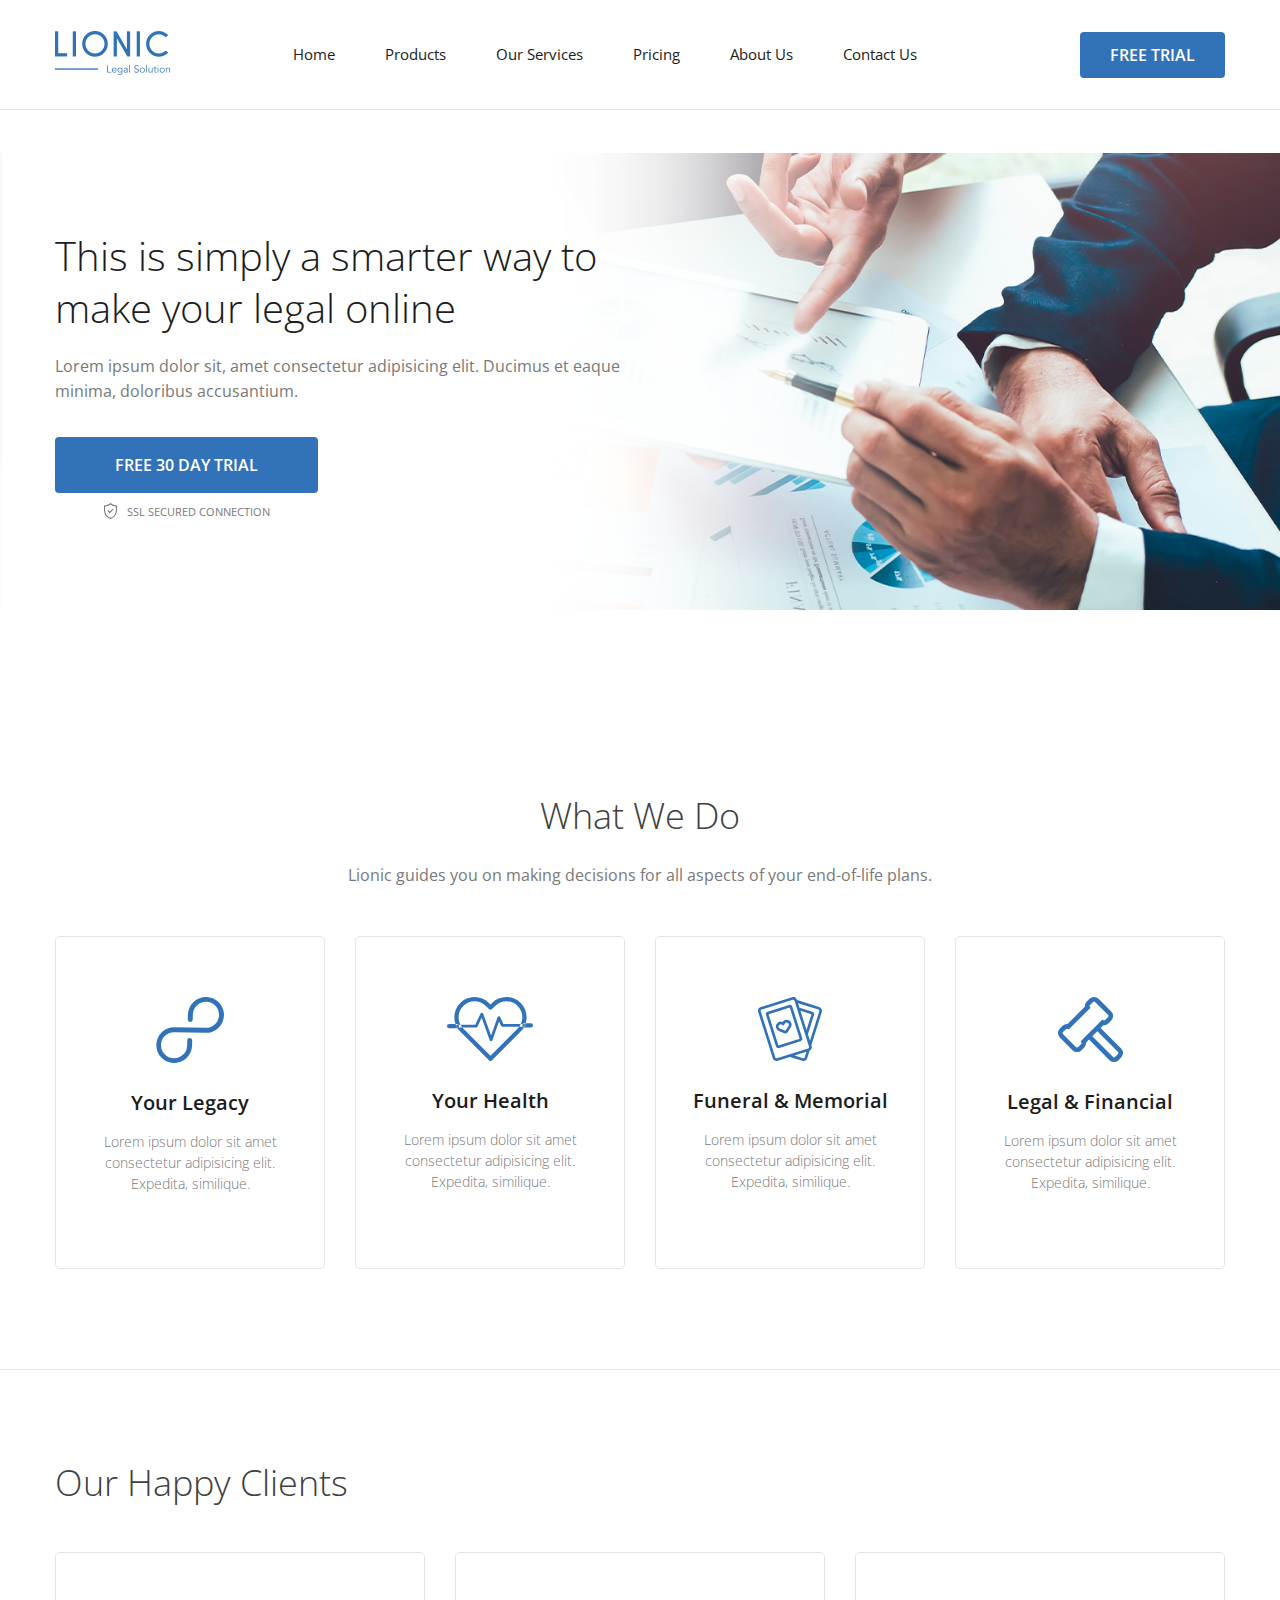
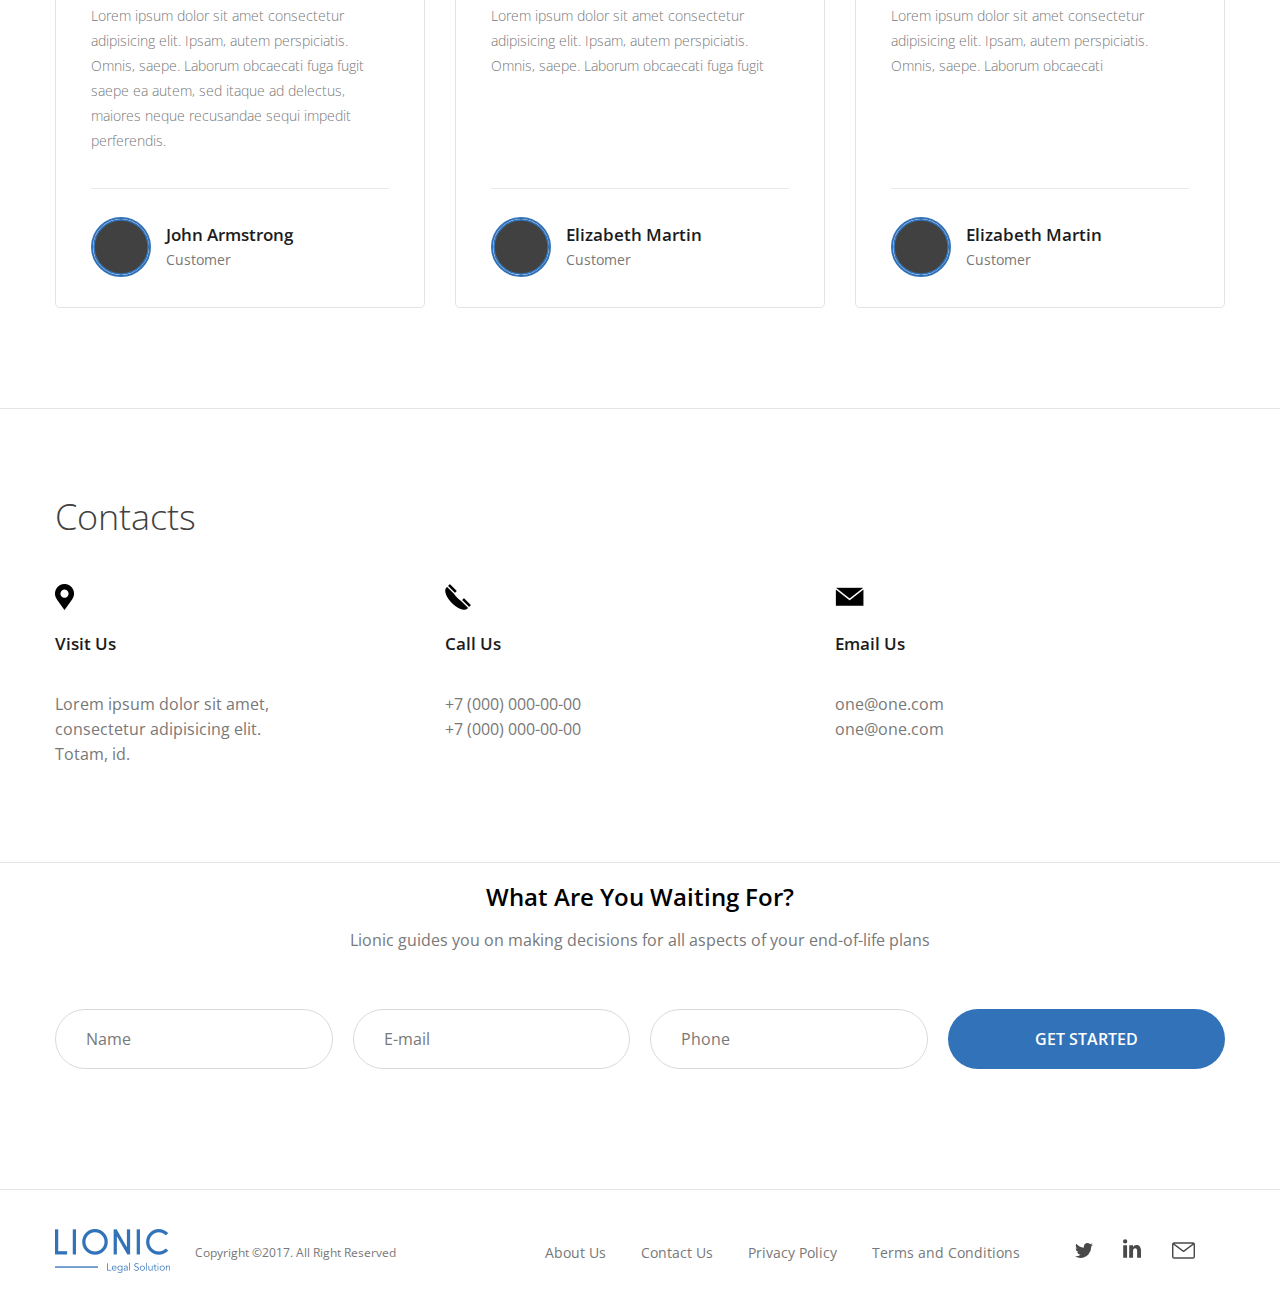
<file: index.html>
<!DOCTYPE html>
<html lang="en">

<head>
  <meta charset="UTF-8">
  <meta http-equiv="X-UA-Compatible" content="IE=edge">
  <meta name="viewport" content="width=device-width, initial-scale=1.0">
  <link rel="stylesheet" href="/css/normalize.css">
  <link rel="stylesheet" href="/css/style.css">
  <title>Lionic Legal Solutions</title>
</head>

<body>
  <header class="header">
    <div class="container header-container">
      <a href="" class="logo">
        <img src="/img/Logo.png" alt="" class="logo-img">
      </a>
      <nav class="nav">
        <ul class="nav-list">
          <li class="nav-item">
            <a href="" class="nav-link">Home</a>
          </li>
          <li class="nav-item">
            <a href="" class="nav-link">Products</a>
          </li>
          <li class="nav-item">
            <a href="" class="nav-link">Our Services</a>
          </li>
          <li class="nav-item">
            <a href="" class="nav-link">Pricing</a>
          </li>
          <li class="nav-item">
            <a href="" class="nav-link">About Us</a>
          </li>
          <li class="nav-item">
            <a href="" class="nav-link">Contact Us</a>
          </li>
        </ul>
      </nav>
      <a href="" class="btn header-btn">
        FREE TRIAL
      </a>
    </div>
  </header>
  <main>
    <section class="section-hero">
      <div class="container hero-container">
       <div class="hero-content">
        <h1 class="section-hero-heading">
          This is simply a smarter way to make your legal online
        </h1>
        <p class="section-hero-description">
          Lorem ipsum dolor sit, amet consectetur adipisicing elit. Ducimus et eaque minima, doloribus accusantium.
        </p>
        <div class="section-hero-action">
          <a href="" class="btn btn-big section">
            FREE 30 DAY TRIAL
          </a>
          <div class="section-hero-btn-description">
            <span class="section-hero-ssl-icon"></span>
            SSL SECURED CONNECTION
          </div>
        </div>
       </div>
      </div>
    </section>
    <section class="section-do">
      <div class="container ">
        <h2 class="section-heading text-center">
          What We Do
        </h2>
        <p class="section-description text-center">
          Lionic guides you on making decisions for all aspects of your end-of-life plans.
        </p>
        <ul class="section-do-list">
          <li class="section-do-item">
            <svg class="section-do-icon" xmlns="http://www.w3.org/2000/svg" width="68" height="66" viewBox="0 0 68 66">
              <defs>
                <style>
                  .cls-1 {
                    fill: #3172b9;
                    fill-rule: evenodd;
                  }
                </style>
              </defs>
              <path id="icon" class="cls-1"
                d="M335.393,1081a18.072,18.072,0,0,0-18.493,17.51l-0.124,4.97a2.486,2.486,0,0,0,4.97.11l0.125-4.97a13.08,13.08,0,1,1,12.752,13.25l-31.123-.67a17.906,17.906,0,1,0,17.6,18.29l0.123-4.92a2.486,2.486,0,0,0-4.971-.11l-0.123,4.92a13.08,13.08,0,1,1-12.752-13.25l31.123,0.67A17.906,17.906,0,1,0,335.393,1081Z"
                transform="translate(-285 -1081)" />
            </svg>
            <strong class="section-do-item-heading">
              Your Legacy
            </strong>
            <p class="section-do-item-description">
              Lorem ipsum dolor sit amet consectetur adipisicing elit. Expedita, similique.
            </p>
          </li>
          <li class="section-do-item">
            <svg class="section-do-icon" xmlns="http://www.w3.org/2000/svg" width="86" height="64" viewBox="0 0 86 64">
              <defs>
                <style>
                  .cls-1 {
                    fill: #3172b9;
                    fill-rule: evenodd;
                  }
                </style>
              </defs>
              <path id="icon" class="cls-1"
                d="M648.693,1087.94a20.211,20.211,0,0,0-28.623,0l-1.607,1.61-1.607-1.61a20.211,20.211,0,0,0-28.623,0,20.318,20.318,0,0,0,0,28.67l28.722,28.76a2.121,2.121,0,0,0,3.017,0l28.721-28.76A20.294,20.294,0,0,0,648.693,1087.94Zm-3.015,25.65-27.215,27.25-27.215-27.25a16.038,16.038,0,0,1,0-22.63,15.95,15.95,0,0,1,22.593,0l3.114,3.12a2.137,2.137,0,0,0,3.015,0l3.115-3.12a15.95,15.95,0,0,1,22.593,0A16.038,16.038,0,0,1,645.678,1113.59Zm-60.728-4.61h-7.818a2.135,2.135,0,0,0,0,4.27h7.818A2.135,2.135,0,0,0,584.95,1108.98Zm66.809,0.07H631.352l-3.176-6.99a1.417,1.417,0,0,0-2.633.11l-6.49,18.32-7.891-21.89a1.429,1.429,0,0,0-1.27-.94,1.385,1.385,0,0,0-1.353.82l-5.3,11.28H585.66a1.425,1.425,0,0,0-1.421,1.43,1.655,1.655,0,0,0,1.721,1.35h18.479a0.978,0.978,0,0,0,.987-0.75l4.227-8.99,8.076,22.4a1.428,1.428,0,0,0,1.337.94h0a1.428,1.428,0,0,0,1.335-.95l6.642-18.75,2.1,4.62a1.846,1.846,0,0,0,1.593.77h21.323a1.141,1.141,0,0,0,1.121-1.36A1.423,1.423,0,0,0,651.759,1109.05Zm7.109-.78h-6.4a2.135,2.135,0,0,0,0,4.27h6.4A2.135,2.135,0,0,0,658.868,1108.27Z"
                transform="translate(-575 -1082)" />
            </svg>
            <strong class="section-do-item-heading">
              Your Health
            </strong>
            <p class="section-do-item-description">
              Lorem ipsum dolor sit amet consectetur adipisicing elit. Expedita, similique.
            </p>
          </li>
          <li class="section-do-item">
            <svg class="section-do-icon" xmlns="http://www.w3.org/2000/svg" width="64" height="64" viewBox="0 0 64 64">
              <defs>
                <style>
                  .cls-1 {
                    fill: #3172b9;
                    fill-rule: evenodd;
                  }
                </style>
              </defs>
              <path id="icon" class="cls-1"
                d="M951.548,1094.02a4.026,4.026,0,0,0-2.343-1.97l-22.139-7.01a0.03,0.03,0,0,1-.026-0.01l-0.077-.24a4,4,0,0,0-5.02-2.6l-31.148,9.86a4,4,0,0,0-2.606,5.02l14.616,46.14a4.009,4.009,0,0,0,3.816,2.79,3.891,3.891,0,0,0,1.205-.19L920,1141.96l12.173,3.85a3.9,3.9,0,0,0,1.206.19,4.007,4.007,0,0,0,3.815-2.79l2.367-7.47a0.172,0.172,0,0,0,.009-0.04,3.982,3.982,0,0,0,2.009-4.77l-0.247-.78,10.478-33.08A3.972,3.972,0,0,0,951.548,1094.02Zm-16.895,48.38a1.339,1.339,0,0,1-1.675.87l-8.562-2.71,12.028-3.81Zm4.3-9.65a1.31,1.31,0,0,1-.781.65l-18.523,5.87-0.086.03-12.539,3.97a1.338,1.338,0,0,1-1.674-.87l-14.616-46.13a1.337,1.337,0,0,1,.088-1.02,1.358,1.358,0,0,1,.781-0.66l31.148-9.86h0a1.337,1.337,0,0,1,1.673.87l14.616,46.13A1.332,1.332,0,0,1,938.95,1132.75Zm-8.5-36.97,11,3.48-4.949,15.62Zm18.824,0.49-9.335,29.46-2.038-6.43,6.092-19.23a2.676,2.676,0,0,0-1.737-3.35l-12.518-3.96a1.234,1.234,0,0,0-.263-0.06l-1.446-4.56,20.376,6.45a1.358,1.358,0,0,1,.781.66A1.337,1.337,0,0,1,949.269,1096.27Zm-34.083,8.74a5,5,0,0,0-2.607,1.97,4.922,4.922,0,0,0-6.469,6.08,4.605,4.605,0,0,0,2.656,2.88l5.519,2.25a2.666,2.666,0,0,0,1.04.2,2.925,2.925,0,0,0,.831-0.12,2.79,2.79,0,0,0,1.486-1.14l3.213-5.02a4.617,4.617,0,0,0,.513-3.89A4.938,4.938,0,0,0,915.186,1105.01Zm3.423,5.66-3.213,5.02a0.051,0.051,0,0,1-.045.03,0.06,0.06,0,0,1-.058,0l-5.518-2.25a1.96,1.96,0,0,1-1.123-1.22,2.252,2.252,0,0,1,1.47-2.83,2.061,2.061,0,0,1,.689-0.11,2.206,2.206,0,0,1,1.488.57,1.334,1.334,0,0,0,2.178-.69,2.255,2.255,0,0,1,4.349-.16A1.941,1.941,0,0,1,918.609,1110.67Zm3.684-18.92a2.661,2.661,0,0,0-3.348-1.74l-21.2,6.71a2.676,2.676,0,0,0-1.737,3.35l9.881,31.19a2.676,2.676,0,0,0,2.544,1.86,2.5,2.5,0,0,0,.8-0.13l21.2-6.71a2.663,2.663,0,0,0,1.737-3.35Zm-13.858,38.7-9.881-31.19,11.425-3.61,9.772-3.1,9.88,31.19Z"
                transform="translate(-888 -1082)" />
            </svg>
            <strong class="section-do-item-heading">
              Funeral & Memorial
            </strong>
            <p class="section-do-item-description">
              Lorem ipsum dolor sit amet consectetur adipisicing elit. Expedita, similique.
            </p>
          </li>
          <li class="section-do-item">
            <svg class="section-do-icon" xmlns="http://www.w3.org/2000/svg" width="65" height="65" viewBox="0 0 65 65">
              <defs>
                <style>
                  .cls-1 {
                    fill: #3172b9;
                    fill-rule: evenodd;
                  }
                </style>
              </defs>
              <path id="icon" class="cls-1"
                d="M1226.61,1111.99l2.86-2.86c0.17,0.01.34,0.02,0.52,0.02a6.356,6.356,0,0,0,4.51-1.87l2.73-2.73a6.392,6.392,0,0,0,0-9.03l-12.66-12.65a6.386,6.386,0,0,0-9.03,0l-2.72,2.73a6.352,6.352,0,0,0-1.85,5.02l-17.35,17.35c-0.17-.01-0.34-0.02-0.51-0.02a6.337,6.337,0,0,0-4.52,1.87l-2.72,2.72a6.392,6.392,0,0,0,0,9.03l12.65,12.66a6.386,6.386,0,0,0,9.03,0l2.73-2.73a6.356,6.356,0,0,0,1.87-4.51c0-.18-0.01-0.35-0.02-0.51l2.86-2.87,20.52,20.52a6.386,6.386,0,0,0,9.03,0l2.59-2.59a6.392,6.392,0,0,0,0-9.03Zm-14.91,8.25-5.15,5.16,0.4,0.4a1.684,1.684,0,0,1,0,2.37l-2.73,2.73a1.672,1.672,0,0,1-1.19.49,1.633,1.633,0,0,1-1.18-.49l-12.66-12.65a1.7,1.7,0,0,1,0-2.38l2.73-2.72a1.683,1.683,0,0,1,1.19-.5,1.643,1.643,0,0,1,1.18.5l0.4,0.4,21.85-21.85-0.4-.4a1.7,1.7,0,0,1,0-2.38l2.73-2.72a1.69,1.69,0,0,1,2.38,0l12.65,12.65a1.678,1.678,0,0,1,0,2.38l-2.73,2.72a1.633,1.633,0,0,1-1.18.49,1.672,1.672,0,0,1-1.19-.49l-0.4-.4-5.16,5.16-3.46,3.46-4.62,4.61Zm32.1,17.97-2.59,2.59a1.69,1.69,0,0,1-2.38,0l-20.51-20.51,4.97-4.97,20.51,20.51A1.678,1.678,0,0,1,1243.8,1138.21Z"
                transform="translate(-1184 -1081)" />
            </svg>
            <strong class="section-do-item-heading">
              Legal & Financial
            </strong>
            <p class="section-do-item-description">
              Lorem ipsum dolor sit amet consectetur adipisicing elit. Expedita, similique.
            </p>
          </li>
        </ul>
      </div>
    </section>

<!-- our happy clients -->

    <section class="section-clients">
      <div class="container">
        <h2 class="section-heading section-clients-heading">
          Our Happy Clients
        </h2>
        <ul class="section-clients-list">
          <li class="section-clients-item">
            <p class="section-clients-testimonial">
              Lorem ipsum dolor sit amet consectetur adipisicing elit. Ipsam, autem perspiciatis. Omnis, saepe. Laborum
              obcaecati fuga fugit saepe ea autem, sed itaque ad delectus, maiores neque recusandae sequi impedit
              perferendis.
            </p>
            <div class="section-clients-user">
              <img src="/img/user.svg" alt="" class="section-clients-avatar">
              <div class="section-clients-user-info">
                <div class="section-clients-username">
                  John Armstrong
                </div>
                <div class="section-clients-user-description">
                  Customer
                </div>
              </div>
            </div>
          </li>
          <li class="section-clients-item">
            <p class="section-clients-testimonial">
              Lorem ipsum dolor sit amet consectetur adipisicing elit. Ipsam, autem perspiciatis. Omnis, saepe. Laborum
              obcaecati fuga fugit 
            </p>
            <div class="section-clients-user">
              <img src="/img/user.svg" alt="" class="section-clients-avatar">
              <div class="section-clients-user-info">
                <div class="section-clients-username">
                  Elizabeth Martin
                </div>
                <div class="section-clients-user-description">
                  Customer
                </div>
              </div>
            </div>
          </li>
          <li class="section-clients-item">
            <p class="section-clients-testimonial">
              Lorem ipsum dolor sit amet consectetur adipisicing elit. Ipsam, autem perspiciatis. Omnis, saepe. Laborum
              obcaecati 
            </p>
            <div class="section-clients-user">
              <img src="/img/user.svg" alt="" class="section-clients-avatar">
              <div class="section-clients-user-info">
                <div class="section-clients-username">
                  Elizabeth Martin
                </div>
                <div class="section-clients-user-description">
                  Customer
                </div>
              </div>
            </div>
          </li>
        </ul>
      </div>
    </section>

<!-- контакты -->

    <section class="section-contacts">
      <div class="container">
        <h2 class="section-heading">
          Contacts
        </h2>
        <ul class="section-contacts-list">
          <li class="section-contacts-item">
            <span class="section-contacts-icon section-contacts-icon-gps"></span>
            <strong class="section-contacts-heading">Visit Us</strong>
            <div class="section-contacts-info">
              Lorem ipsum dolor sit amet, consectetur adipisicing elit. Totam, id.
            </div>
          </li>
          <li class="section-contacts-item">
            <span class="section-contacts-icon section-contacts-icon-phone"></span>
            <strong class="section-contacts-heading">Call Us</strong>
            <div class="section-contacts-info">
              <a href="tel:+79000000000" class="section-contacts-link">
                +7 (000) 000-00-00
              </a>
              <br>
              <a href="tel:+79000000000" class="section-contacts-link">
                +7 (000) 000-00-00
              </a>
            </div>
          </li>
          <li class="section-contacts-item">
            <span class="section-contacts-icon section-contacts-icon-mail"></span>
            <strong class="section-contacts-heading">Email Us</strong>
            <div class="section-contacts-info">
              <a href="mailto:one@one.com" class="section-contacts-link">
                one@one.com
              </a>
              <br>
              <a href="mailto:one@one.com" class="section-contacts-link">
                one@one.com
              </a>
            </div>
          </li>
        </ul>
      </div>
    </section>
  </main>

 <!-- form -->
<section class="section-form">
  <div class="container form-container">
    <h2 class="section-title form-title">
      What Are You Waiting For?
    </h2>
    <p class="form-description">
      Lionic guides you on making decisions for all aspects of your end-of-life plans
    </p>
    <form action="https://jsonplaceholder.typicode.com/posts" autocomplete method="POST" class="form">
      <!-- <legend>Форма обратной связи</legend> -->
    <!-- <label for="name">Enter your name</label> for ссылается на id элемента -->
    <input required type="text" name="name" placeholder="Name" value="" class="input" id="name">
    <input required type="email" name="email" placeholder="E-mail" class="input">
    <input required type="tel" name="phone" placeholder="Phone" class="input">
    <button type="submit" class="btn btn-submit">
      Get started
    </button>
  </form>
  


  </div>
</section>



<!-- footer -->

  <footer class="footer">
    <div class="container footer-container">
      <div class="footer-left">
        <a href="" class="footer-logo">
          <img src="/img/Logo.png" alt="" class="footer-logo-img">
        </a>
        <small class="footer-copyrights">
          Copyright ©2017. All Right Reserved
        </small>
      </div>
      <div class="footer-right">
        <nav class="footer-nav">
          <ul class="footer-nav-list">
            <li class="footer-nav-item">
              <a href="" class="footer-nav-link">
                About Us
              </a>
            </li>
            <li class="footer-nav-item">
              <a href="" class="footer-nav-link">
                Contact Us
              </a>
            </li>
            <li class="footer-nav-item">
              <a href="" class="footer-nav-link">
                Privacy Policy
              </a>
            </li>
            <li class="footer-nav-item">
              <a href="" class="footer-nav-link">
                Terms and Conditions
              </a>
            </li>
          </ul>
        </nav>
        <ul class="footer-social-list">
          <li class="footer-social-item">
            <a href="" class="footer-social-link">
              <span class="footer-social-icon footer-social-icon-twitter"></span>
            </a>
          </li>
          <li class="footer-social-item">
            <a href="" class="footer-social-link">
              <span class="footer-social-icon footer-social-icon-linkedin"></span>
            </a>
          </li>
          <li class="footer-social-item">
            <a href="" class="footer-social-link">
              <span class="footer-social-icon footer-social-icon-email"></span>
            </a>
          </li>
        </ul>
      </div>
    </div>
  </footer>
</body>

</html>
</file>
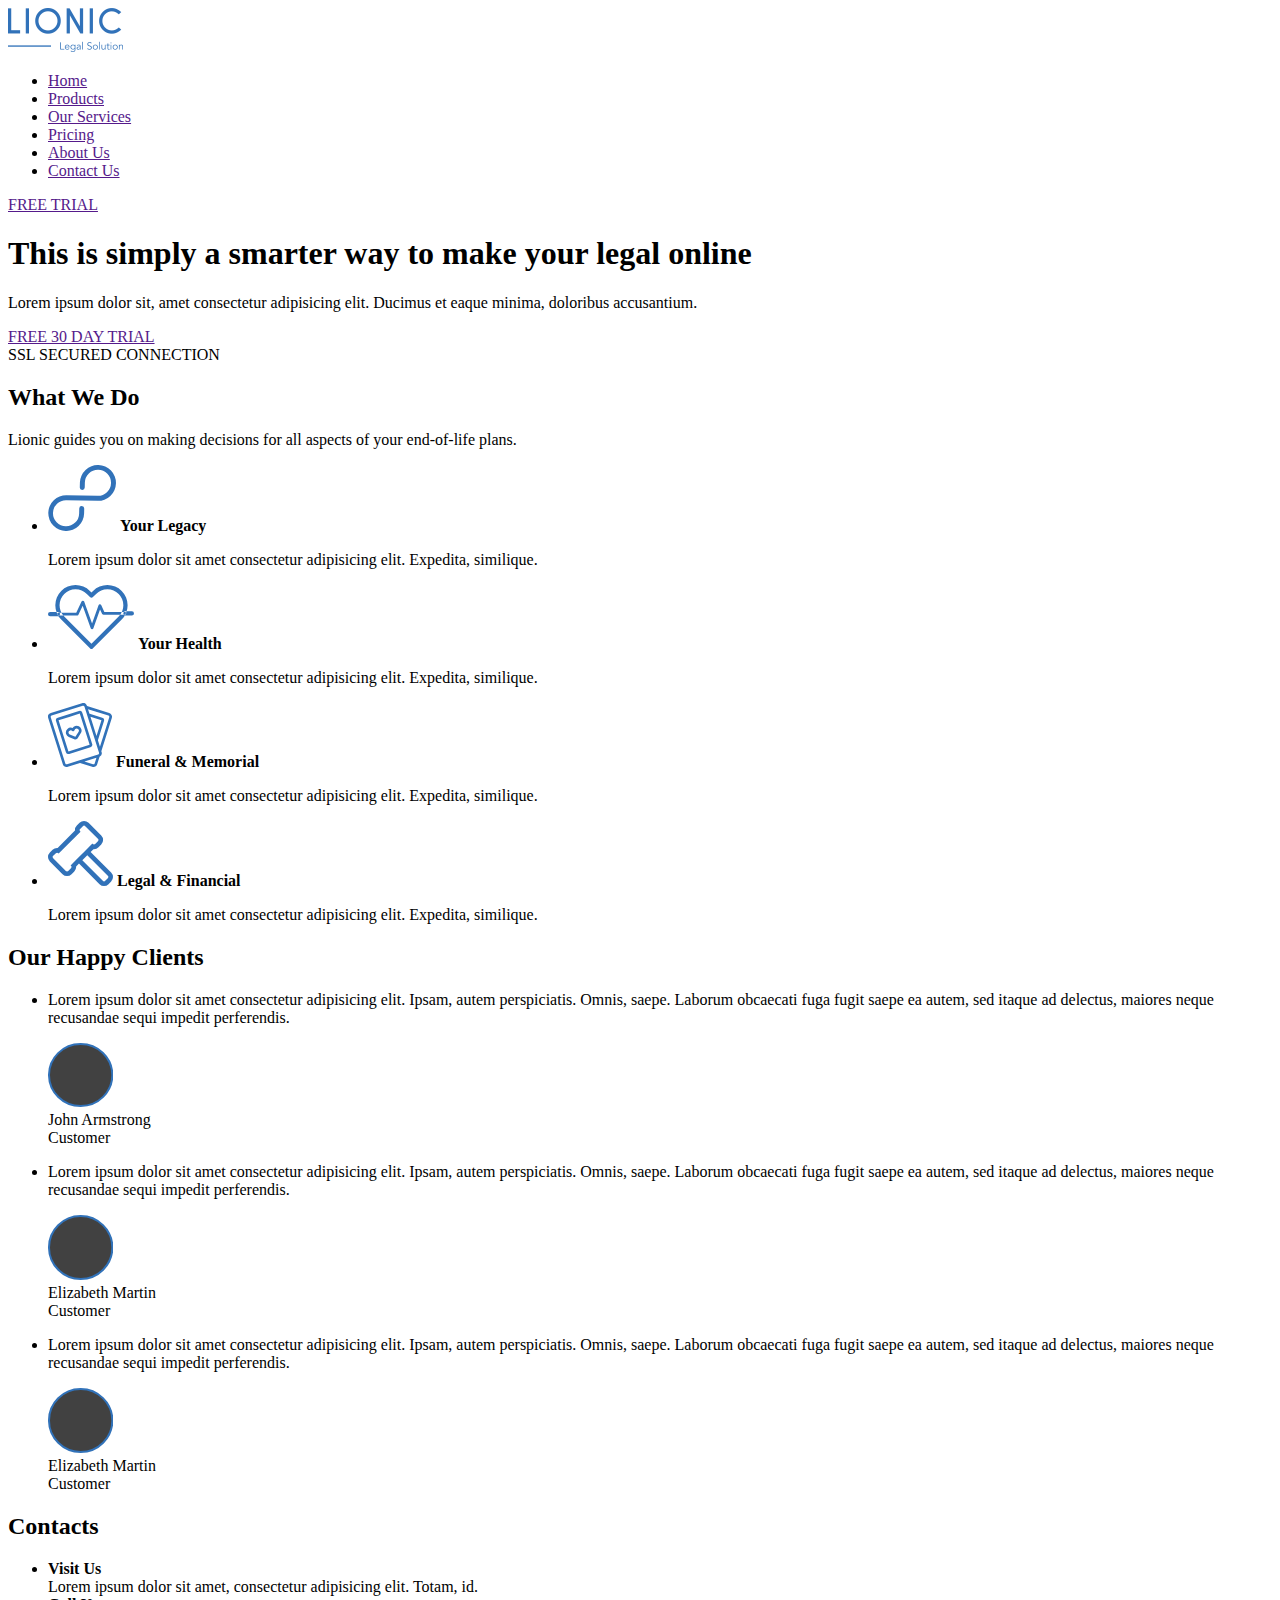
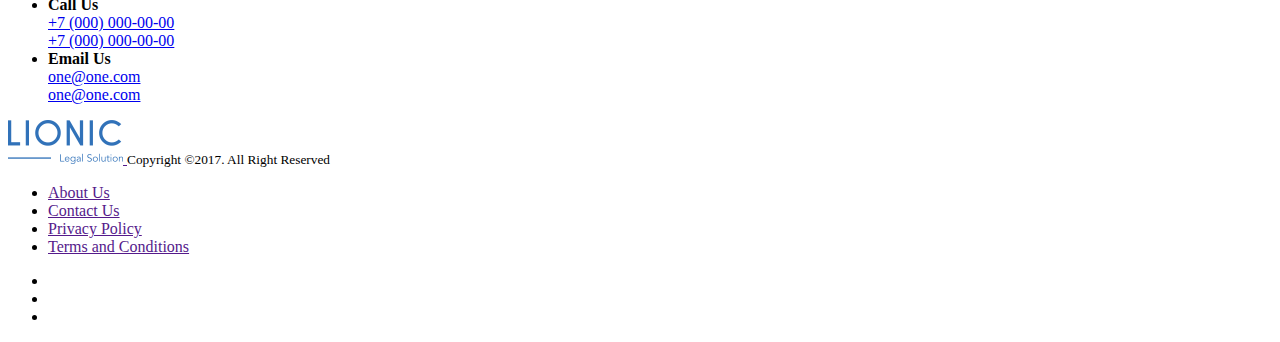
<file: практика/6-2/index.html>
<!DOCTYPE html>
<html lang="en">

<head>
  <meta charset="UTF-8">
  <meta http-equiv="X-UA-Compatible" content="IE=edge">
  <meta name="viewport" content="width=device-width, initial-scale=1.0">
  <title>Lionic Legal Solutions</title>
</head>

<body>
  <header class="header">
    <div class="container">
      <a href="" class="logo">
        <img src="/img/Logo.png" alt="" class="logo-img">
      </a>
      <nav class="nav">
        <ul class="nav-list">
          <li class="nav-item">
            <a href="" class="nav-link">Home</a>
          </li>
          <li class="nav-item">
            <a href="" class="nav-link">Products</a>
          </li>
          <li class="nav-item">
            <a href="" class="nav-link">Our Services</a>
          </li>
          <li class="nav-item">
            <a href="" class="nav-link">Pricing</a>
          </li>
          <li class="nav-item">
            <a href="" class="nav-link">About Us</a>
          </li>
          <li class="nav-item">
            <a href="" class="nav-link">Contact Us</a>
          </li>
        </ul>
      </nav>
      <a href="" class="btn">
        FREE TRIAL
      </a>
    </div>
  </header>
  <main>
    <section class="section-hero">
      <div class="container">
        <h1 class="section-hero-heading">
          This is simply a smarter way to make your legal online
        </h1>
        <p class="section-hero-description">
          Lorem ipsum dolor sit, amet consectetur adipisicing elit. Ducimus et eaque minima, doloribus accusantium.
        </p>
        <a href="" class="btn">
          FREE 30 DAY TRIAL
        </a>
        <div class="section-hero-btn-description">
          <span class="section-hero-ssl-icon"></span>
          SSL SECURED CONNECTION
        </div>
      </div>
    </section>
    <section class="section-do">
      <div class="container">
        <h2 class="section-heading">
          What We Do
        </h2>
        <p class="section-description">
          Lionic guides you on making decisions for all aspects of your end-of-life plans.
        </p>
        <ul class="section-do-list">
          <li class="section-do-item">
            <svg class="section-do-icon" xmlns="http://www.w3.org/2000/svg" width="68" height="66" viewBox="0 0 68 66">
              <defs>
                <style>
                  .cls-1 {
                    fill: #3172b9;
                    fill-rule: evenodd;
                  }
                </style>
              </defs>
              <path id="icon" class="cls-1"
                d="M335.393,1081a18.072,18.072,0,0,0-18.493,17.51l-0.124,4.97a2.486,2.486,0,0,0,4.97.11l0.125-4.97a13.08,13.08,0,1,1,12.752,13.25l-31.123-.67a17.906,17.906,0,1,0,17.6,18.29l0.123-4.92a2.486,2.486,0,0,0-4.971-.11l-0.123,4.92a13.08,13.08,0,1,1-12.752-13.25l31.123,0.67A17.906,17.906,0,1,0,335.393,1081Z"
                transform="translate(-285 -1081)" />
            </svg>
            <strong class="section-do-item-heading">
              Your Legacy
            </strong>
            <p class="section-do-item-description">
              Lorem ipsum dolor sit amet consectetur adipisicing elit. Expedita, similique.
            </p>
          </li>
          <li class="section-do-item">
            <svg class="section-do-icon" xmlns="http://www.w3.org/2000/svg" width="86" height="64" viewBox="0 0 86 64">
              <defs>
                <style>
                  .cls-1 {
                    fill: #3172b9;
                    fill-rule: evenodd;
                  }
                </style>
              </defs>
              <path id="icon" class="cls-1"
                d="M648.693,1087.94a20.211,20.211,0,0,0-28.623,0l-1.607,1.61-1.607-1.61a20.211,20.211,0,0,0-28.623,0,20.318,20.318,0,0,0,0,28.67l28.722,28.76a2.121,2.121,0,0,0,3.017,0l28.721-28.76A20.294,20.294,0,0,0,648.693,1087.94Zm-3.015,25.65-27.215,27.25-27.215-27.25a16.038,16.038,0,0,1,0-22.63,15.95,15.95,0,0,1,22.593,0l3.114,3.12a2.137,2.137,0,0,0,3.015,0l3.115-3.12a15.95,15.95,0,0,1,22.593,0A16.038,16.038,0,0,1,645.678,1113.59Zm-60.728-4.61h-7.818a2.135,2.135,0,0,0,0,4.27h7.818A2.135,2.135,0,0,0,584.95,1108.98Zm66.809,0.07H631.352l-3.176-6.99a1.417,1.417,0,0,0-2.633.11l-6.49,18.32-7.891-21.89a1.429,1.429,0,0,0-1.27-.94,1.385,1.385,0,0,0-1.353.82l-5.3,11.28H585.66a1.425,1.425,0,0,0-1.421,1.43,1.655,1.655,0,0,0,1.721,1.35h18.479a0.978,0.978,0,0,0,.987-0.75l4.227-8.99,8.076,22.4a1.428,1.428,0,0,0,1.337.94h0a1.428,1.428,0,0,0,1.335-.95l6.642-18.75,2.1,4.62a1.846,1.846,0,0,0,1.593.77h21.323a1.141,1.141,0,0,0,1.121-1.36A1.423,1.423,0,0,0,651.759,1109.05Zm7.109-.78h-6.4a2.135,2.135,0,0,0,0,4.27h6.4A2.135,2.135,0,0,0,658.868,1108.27Z"
                transform="translate(-575 -1082)" />
            </svg>
            <strong class="section-do-item-heading">
              Your Health
            </strong>
            <p class="section-do-item-description">
              Lorem ipsum dolor sit amet consectetur adipisicing elit. Expedita, similique.
            </p>
          </li>
          <li class="section-do-item">
            <svg class="section-do-icon" xmlns="http://www.w3.org/2000/svg" width="64" height="64" viewBox="0 0 64 64">
              <defs>
                <style>
                  .cls-1 {
                    fill: #3172b9;
                    fill-rule: evenodd;
                  }
                </style>
              </defs>
              <path id="icon" class="cls-1"
                d="M951.548,1094.02a4.026,4.026,0,0,0-2.343-1.97l-22.139-7.01a0.03,0.03,0,0,1-.026-0.01l-0.077-.24a4,4,0,0,0-5.02-2.6l-31.148,9.86a4,4,0,0,0-2.606,5.02l14.616,46.14a4.009,4.009,0,0,0,3.816,2.79,3.891,3.891,0,0,0,1.205-.19L920,1141.96l12.173,3.85a3.9,3.9,0,0,0,1.206.19,4.007,4.007,0,0,0,3.815-2.79l2.367-7.47a0.172,0.172,0,0,0,.009-0.04,3.982,3.982,0,0,0,2.009-4.77l-0.247-.78,10.478-33.08A3.972,3.972,0,0,0,951.548,1094.02Zm-16.895,48.38a1.339,1.339,0,0,1-1.675.87l-8.562-2.71,12.028-3.81Zm4.3-9.65a1.31,1.31,0,0,1-.781.65l-18.523,5.87-0.086.03-12.539,3.97a1.338,1.338,0,0,1-1.674-.87l-14.616-46.13a1.337,1.337,0,0,1,.088-1.02,1.358,1.358,0,0,1,.781-0.66l31.148-9.86h0a1.337,1.337,0,0,1,1.673.87l14.616,46.13A1.332,1.332,0,0,1,938.95,1132.75Zm-8.5-36.97,11,3.48-4.949,15.62Zm18.824,0.49-9.335,29.46-2.038-6.43,6.092-19.23a2.676,2.676,0,0,0-1.737-3.35l-12.518-3.96a1.234,1.234,0,0,0-.263-0.06l-1.446-4.56,20.376,6.45a1.358,1.358,0,0,1,.781.66A1.337,1.337,0,0,1,949.269,1096.27Zm-34.083,8.74a5,5,0,0,0-2.607,1.97,4.922,4.922,0,0,0-6.469,6.08,4.605,4.605,0,0,0,2.656,2.88l5.519,2.25a2.666,2.666,0,0,0,1.04.2,2.925,2.925,0,0,0,.831-0.12,2.79,2.79,0,0,0,1.486-1.14l3.213-5.02a4.617,4.617,0,0,0,.513-3.89A4.938,4.938,0,0,0,915.186,1105.01Zm3.423,5.66-3.213,5.02a0.051,0.051,0,0,1-.045.03,0.06,0.06,0,0,1-.058,0l-5.518-2.25a1.96,1.96,0,0,1-1.123-1.22,2.252,2.252,0,0,1,1.47-2.83,2.061,2.061,0,0,1,.689-0.11,2.206,2.206,0,0,1,1.488.57,1.334,1.334,0,0,0,2.178-.69,2.255,2.255,0,0,1,4.349-.16A1.941,1.941,0,0,1,918.609,1110.67Zm3.684-18.92a2.661,2.661,0,0,0-3.348-1.74l-21.2,6.71a2.676,2.676,0,0,0-1.737,3.35l9.881,31.19a2.676,2.676,0,0,0,2.544,1.86,2.5,2.5,0,0,0,.8-0.13l21.2-6.71a2.663,2.663,0,0,0,1.737-3.35Zm-13.858,38.7-9.881-31.19,11.425-3.61,9.772-3.1,9.88,31.19Z"
                transform="translate(-888 -1082)" />
            </svg>
            <strong class="section-do-item-heading">
              Funeral & Memorial
            </strong>
            <p class="section-do-item-description">
              Lorem ipsum dolor sit amet consectetur adipisicing elit. Expedita, similique.
            </p>
          </li>
          <li class="section-do-item">
            <svg class="section-do-icon" xmlns="http://www.w3.org/2000/svg" width="65" height="65" viewBox="0 0 65 65">
              <defs>
                <style>
                  .cls-1 {
                    fill: #3172b9;
                    fill-rule: evenodd;
                  }
                </style>
              </defs>
              <path id="icon" class="cls-1"
                d="M1226.61,1111.99l2.86-2.86c0.17,0.01.34,0.02,0.52,0.02a6.356,6.356,0,0,0,4.51-1.87l2.73-2.73a6.392,6.392,0,0,0,0-9.03l-12.66-12.65a6.386,6.386,0,0,0-9.03,0l-2.72,2.73a6.352,6.352,0,0,0-1.85,5.02l-17.35,17.35c-0.17-.01-0.34-0.02-0.51-0.02a6.337,6.337,0,0,0-4.52,1.87l-2.72,2.72a6.392,6.392,0,0,0,0,9.03l12.65,12.66a6.386,6.386,0,0,0,9.03,0l2.73-2.73a6.356,6.356,0,0,0,1.87-4.51c0-.18-0.01-0.35-0.02-0.51l2.86-2.87,20.52,20.52a6.386,6.386,0,0,0,9.03,0l2.59-2.59a6.392,6.392,0,0,0,0-9.03Zm-14.91,8.25-5.15,5.16,0.4,0.4a1.684,1.684,0,0,1,0,2.37l-2.73,2.73a1.672,1.672,0,0,1-1.19.49,1.633,1.633,0,0,1-1.18-.49l-12.66-12.65a1.7,1.7,0,0,1,0-2.38l2.73-2.72a1.683,1.683,0,0,1,1.19-.5,1.643,1.643,0,0,1,1.18.5l0.4,0.4,21.85-21.85-0.4-.4a1.7,1.7,0,0,1,0-2.38l2.73-2.72a1.69,1.69,0,0,1,2.38,0l12.65,12.65a1.678,1.678,0,0,1,0,2.38l-2.73,2.72a1.633,1.633,0,0,1-1.18.49,1.672,1.672,0,0,1-1.19-.49l-0.4-.4-5.16,5.16-3.46,3.46-4.62,4.61Zm32.1,17.97-2.59,2.59a1.69,1.69,0,0,1-2.38,0l-20.51-20.51,4.97-4.97,20.51,20.51A1.678,1.678,0,0,1,1243.8,1138.21Z"
                transform="translate(-1184 -1081)" />
            </svg>
            <strong class="section-do-item-heading">
              Legal & Financial
            </strong>
            <p class="section-do-item-description">
              Lorem ipsum dolor sit amet consectetur adipisicing elit. Expedita, similique.
            </p>
          </li>
        </ul>
      </div>
    </section>
    <section class="section-clients">
      <div class="container">
        <h2 class="section-heading">
          Our Happy Clients
        </h2>
        <ul class="section-clients-list">
          <li class="section-clients-item">
            <p class="section-clients-testimonial">
              Lorem ipsum dolor sit amet consectetur adipisicing elit. Ipsam, autem perspiciatis. Omnis, saepe. Laborum
              obcaecati fuga fugit saepe ea autem, sed itaque ad delectus, maiores neque recusandae sequi impedit
              perferendis.
            </p>
            <div class="section-clients-user">
              <img src="/img/user.svg" alt="" class="section-clients-avatar">
              <div class="section-clients-user-info">
                <div class="section-clients-username">
                  John Armstrong
                </div>
                <div class="section-clients-user-description">
                  Customer
                </div>
              </div>
            </div>
          </li>
          <li class="section-clients-item">
            <p class="section-clients-testimonial">
              Lorem ipsum dolor sit amet consectetur adipisicing elit. Ipsam, autem perspiciatis. Omnis, saepe. Laborum
              obcaecati fuga fugit saepe ea autem, sed itaque ad delectus, maiores neque recusandae sequi impedit
              perferendis.
            </p>
            <div class="section-clients-user">
              <img src="/img/user.svg" alt="" class="section-clients-avatar">
              <div class="section-clients-user-info">
                <div class="section-clients-username">
                  Elizabeth Martin
                </div>
                <div class="section-clients-user-description">
                  Customer
                </div>
              </div>
            </div>
          </li>
          <li class="section-clients-item">
            <p class="section-clients-testimonial">
              Lorem ipsum dolor sit amet consectetur adipisicing elit. Ipsam, autem perspiciatis. Omnis, saepe. Laborum
              obcaecati fuga fugit saepe ea autem, sed itaque ad delectus, maiores neque recusandae sequi impedit
              perferendis.
            </p>
            <div class="section-clients-user">
              <img src="/img/user.svg" alt="" class="section-clients-avatar">
              <div class="section-clients-user-info">
                <div class="section-clients-username">
                  Elizabeth Martin
                </div>
                <div class="section-clients-user-description">
                  Customer
                </div>
              </div>
            </div>
          </li>
        </ul>
      </div>
    </section>
    <section class="section-contacts">
      <div class="container">
        <h2 class="section-heading">
          Contacts
        </h2>
        <ul class="section-contacts-list">
          <li class="section-contacts-item">
            <span class="section-contacts-icon"></span>
            <strong class="section-contacts-heading">Visit Us</strong>
            <div class="section-contacts-info">
              Lorem ipsum dolor sit amet, consectetur adipisicing elit. Totam, id.
            </div>
          </li>
          <li class="section-contacts-item">
            <span class="section-contacts-icon"></span>
            <strong class="section-contacts-heading">Call Us</strong>
            <div class="section-contacts-info">
              <a href="tel:+79000000000" class="section-contacts-link">
                +7 (000) 000-00-00
              </a>
              <br>
              <a href="tel:+79000000000" class="section-contacts-link">
                +7 (000) 000-00-00
              </a>
            </div>
          </li>
          <li class="section-contacts-item">
            <span class="section-contacts-icon"></span>
            <strong class="section-contacts-heading">Email Us</strong>
            <div class="section-contacts-info">
              <a href="mailto:one@one.com" class="section-contacts-link">
                one@one.com
              </a>
              <br>
              <a href="mailto:one@one.com" class="section-contacts-link">
                one@one.com
              </a>
            </div>
          </li>
        </ul>
      </div>
    </section>
  </main>
  <footer class="footer">
    <div class="container">
      <div class="footer-left">
        <a href="" class="footer-logo">
          <img src="/img/Logo.png" alt="" class="footer-logo-img">
        </a>
        <small class="footer-copyrights">
          Copyright ©2017. All Right Reserved
        </small>
      </div>
      <div class="footer-right">
        <nav class="footer-nav">
          <ul class="footer-nav-list">
            <li class="footer-nav-item">
              <a href="" class="footer-nav-link">
                About Us
              </a>
            </li>
            <li class="footer-nav-item">
              <a href="" class="footer-nav-link">
                Contact Us
              </a>
            </li>
            <li class="footer-nav-item">
              <a href="" class="footer-nav-link">
                Privacy Policy
              </a>
            </li>
            <li class="footer-nav-item">
              <a href="" class="footer-nav-link">
                Terms and Conditions
              </a>
            </li>
          </ul>
        </nav>
        <ul class="footer-social-list">
          <li class="footer-social-item">
            <a href="" class="footer-social-link">
              <span class="footer-social-icon"></span>
            </a>
          </li>
          <li class="footer-social-item">
            <a href="" class="footer-social-link">
              <span class="footer-social-icon"></span>
            </a>
          </li>
          <li class="footer-social-item">
            <a href="" class="footer-social-link">
              <span class="footer-social-icon"></span>
            </a>
          </li>
        </ul>
      </div>
    </div>
  </footer>
</body>

</html>
</file>
<file: css/style.css>
/* open-sans-regular - latin_cyrillic */
@font-face {
    font-family: 'Open Sans';
    font-style: normal;
    font-weight: 400;
    
    src: local(''),
         url('../fonts/open-sans-v28-latin_cyrillic-regular.woff2') format('woff2'), /* Super Modern Browsers */
         url('../fonts/open-sans-v28-latin_cyrillic-regular.woff') format('woff'); /* Modern Browsers */

  }
  /* open-sans-300 - latin_cyrillic */
  @font-face {
    font-family: 'Open Sans';
    font-style: normal;
    font-weight: 300;
    
    src: local(''),
         url('../fonts/open-sans-v28-latin_cyrillic-300.woff2') format('woff2'), /* Super Modern Browsers */
         url('../fonts/open-sans-v28-latin_cyrillic-300.woff') format('woff'); /* Modern Browsers */
         
  }
  /* open-sans-600 - latin_cyrillic */
  @font-face {
    font-family: 'Open Sans';
    font-style: normal;
    font-weight: 600;
    
    src: local(''),
         url('../fonts/open-sans-v28-latin_cyrillic-600.woff2') format('woff2'), /* Super Modern Browsers */
         url('../fonts/open-sans-v28-latin_cyrillic-600.woff') format('woff'); /* Modern Browsers */

  }


* {
    box-sizing: border-box;
}

html {
    font-family: 'Open Sans', sans-serif;
}

.container {
    max-width: 1200px;
    margin-right: auto;
    margin-left: auto;
    padding-right: 15px;
    padding-left: 15px;
}

.btn {
    display: inline-block;
    color: white;
    text-transform: uppercase;
    font-size: 16px;
    font-weight: 600;
    line-height: 1;
    background-color: #3172b9;
    padding: 15px 30px;
    border-radius: 4px;
    cursor: pointer;
}

.btn.btn-big {
    padding: 20px 60px;
}

a {
    text-decoration: none;
}

ul {
    margin: 0;
    padding: 0;
    list-style: none;
}

img {
  max-width: 100%;   /*так он не вылезает за границы блока-родителя */
}

.text-center {
    text-align: center;
}

.section-heading {
    margin-top: 0;
    margin-bottom: 25px;
    font-size: 36px;
    line-height: 1.3;
    font-weight: 300;
    color: #414141;
}

.section-description {
    margin-top: 0;
    font-size: 16px;
    line-height: 1.31;
    color: #787878;
}

/* header */

.header {
    height: 110px;
    border-bottom: 1px solid #e4e4e4;
}

.header-container {
    display: flex;
    align-items: center;  
    justify-content: space-between;
    height: 100%;  
}

.nav-item {
    font-size: 15px;
    line-height: 1;
}

.nav-list {
    display: flex;
    margin: auto;
}

.nav-link {
    color: #1c1c1c;
}

.nav-item:active .nav-link {
    color: #3172b9;
}

.nav-item:not(:last-child) {
    margin-right: 50px;
}

.header-btn {
    margin-left: 40px;
}

/* hero */

.section-hero {
    background: url('../img/hero.png') right center no-repeat white;
    background-size: contain;
}

.hero-container {
    padding-top: 120px;
    padding-bottom: 130px;
}

.hero-content {
    max-width: 50%;
}

.section-hero-heading {
    margin-top: 0;
    margin-bottom: 20px;
    font-size: 40px;
    line-height: 52px;
    font-weight: 300;
    color: #1c1c1c;
   
}

.section-hero-description {    
    margin-bottom: 33px;
    font-size: 16px;
    line-height: 25px;
    color: #787878;
}

.section-hero-action {
    display: inline-block;
}

.section-hero-ssl-icon {
    display: inline-block;
    margin-right: 10px;
    width: 13px;
    height: 17px;
    background: url(../img/ssl.svg) center center no-repeat transparent;
    background-size: contain;
    transform: translateY(-1px);

}

.section-hero-btn-description {
    display: flex;
    align-items: center;
    justify-content: center;
    margin-top: 10px;
    font-size: 11px;
    line-height: 1;
    text-transform: uppercase;
    text-align: center;
    color: #787878;
   
}

/* what we do */

.section-do {
    padding-top: 140px;
    padding-bottom: 100px;
    border-bottom: 1px solid #e4e4e4;
}

.section-description {
    margin-top: 25px;
}

.section-do-list {
    margin-top: 50px;
}

.section-do-list {
    display: flex;
}

.section-do-item {
    flex: 1 1 25%;
    display: flex;
    flex-direction: column;
    align-items: center;
    padding: 60px 30px;
    border: 1px solid #e4e4e4;
    border-radius: 5px;
}

.section-do-icon {
    margin-bottom: 30px;
}

.section-do-item-description {
    margin-top: 0;
    text-align: center;
    font-size: 14px;
    line-height: 21px;
    color:#787878;
    font-weight: 300;


}

.section-do-item-heading {
    margin-bottom: 18px;
    font-size: 20px;
    line-height: 1;
    font-weight: 600;
    color:#1c1c1c;
}

.section-do-item:not(:last-child) {
    margin-right: 30px;
}

/* clients */

.section-clients {
    padding-top: 90px;
    padding-bottom: 100px;
    border-bottom: 1px solid #e4e4e4;
}

.section-clients-heading {
    margin-bottom: 45px;
}

.section-clients-list {
    display: flex;
}

.section-clients-item {
    flex: 1 1 33.33%;
    display: flex;
    flex-direction: column;
    justify-content: space-between;
    padding: 50px 35px 30px 35px;
    border: 1px solid #e4e4e4;
    border-radius: 5px;
}

.section-clients-testimonial {
    margin-top: 0;
    margin-bottom: 35px;
    font-size: 14px;
    line-height: 25px;
    font-weight: 300;
    color: #787878;
}

.section-clients-item:not(:last-child) {
    margin-right: 30px;
}

.section-clients-user {
    display: flex;
    align-items: center;
    padding-top: 28px;
    border-top: 1px solid #e9e9e9;
}

.section-clients-avatar {
    margin-right: 15px;
    width: 60px;
    height: 60px;
    border: 2px solid #3172b9;
    border-radius: 50%;
}

.section-clients-username {
    font-size: 17px;
    line-height: 25px;
    font-weight: 600;
    color: #1c1c1c

}

.section-clients-user-description {
    font-size: 14px;
    line-height: 25px;
    color: #787878;

}


/*contacts  */


.section-contacts {
    padding-top: 85px;
    padding-bottom: 95px;
    border-bottom: 1px solid #e4e4e4;
}



.section-contacts-list {
    margin-top: 43px;
    display: flex;

}

.section-contacts-item {
    flex: 1 1 33.33%;
}

.section-contacts-info {
    max-width: 250px;
}

.section-contacts-icon {
    display: block;
    margin-bottom: 25px;
    height: 26px;
    background-repeat: no-repeat;
    background-position: center left;
    background-size: auto 100%;
    background-color: transparent;
}

.section-contacts-icon-gps {
    background-image: url(/img/gps.png);
}

.section-contacts-icon-phone {
    background-image: url(/img/phone.png);
}

.section-contacts-icon-mail {
    background-image: url(/img/mail.png);
    background-size: auto 19px;
}

.section-contacts-heading {
    display: block;
    margin-bottom: 40px;
    font-size: 17px;
    line-height: 1;
    color:#1c1c1c;
}

.section-contacts-info {
    font-style: 14px;
    line-height: 25px;
    color: #787878;
}

.section-contacts-link {
    color:#787878;
}

/* form */
.section-form {
    padding-bottom: 120px;
    border-bottom: 1px solid #e4e4e4 ;
}

.form-title {
    text-align: center;
}

.form-description {
    font-size: 16px;
    line-height: 21px;
    text-align: center;
    color:#787878;
}

.form {
    display: flex;
    justify-content: space-between;
    margin-top: 58px;
}

.input, .btn-submit {
    flex: 0 0 calc(25% - 15px);
    height: 60px;
    border-radius: 30px;
}


.input {
    padding: 0 30px;
    border: 1px solid #dadada;
    border-radius: 30px;
}

.btn-submit {
    border: 0;
}


.input::placeholder {
    color:#787878;
}
/* footer */

.footer {
    height: 125px;
}

.footer-container {
    display: flex;
    height: 100%;
    align-items: center;
    justify-content: space-between;
}

.footer-left, .footer-right {
    display: flex;
    align-items: center;
}

.footer-logo {
    margin-right: 25px;
}

.footer-copyrights {
    font-size: 12px;
    line-height: 17px;
    color:#787878;

}

.footer-nav {
    margin-right: 55px;
}

.footer-nav-list {
    display: flex;
}

.footer-nav-item {
    font-size: 14px;
    line-height: 1;
}

.footer-nav-link {
    color:#787878;
}

.footer-nav-item:not(:last-child) {
    margin-right: 35px;
}

.footer-social-list {
    display: flex;
    align-items: center;

}

.footer-social-item:not(last-child) {
    margin-right: 30px;
}

.footer-social-icon {
    display: inline-block;
    background-size: contain;
    background-repeat: no-repeat;
    background-color: transparent;
    background-position: center center;
}


.footer-social-icon-twitter {
    width: 18px;
    height: 18px;
    background-image: url('../img/Twitter.svg');

}

.footer-social-icon-linkedin {
    width: 18px;
    height: 19px;
    background-image: url('../img/Linkedin.svg');
    transform: translateY(-2px);
}

.footer-social-icon-email {
    width: 24px;
    height: 17px;
    background-image: url('../img/Email.svg');
}
</file>
